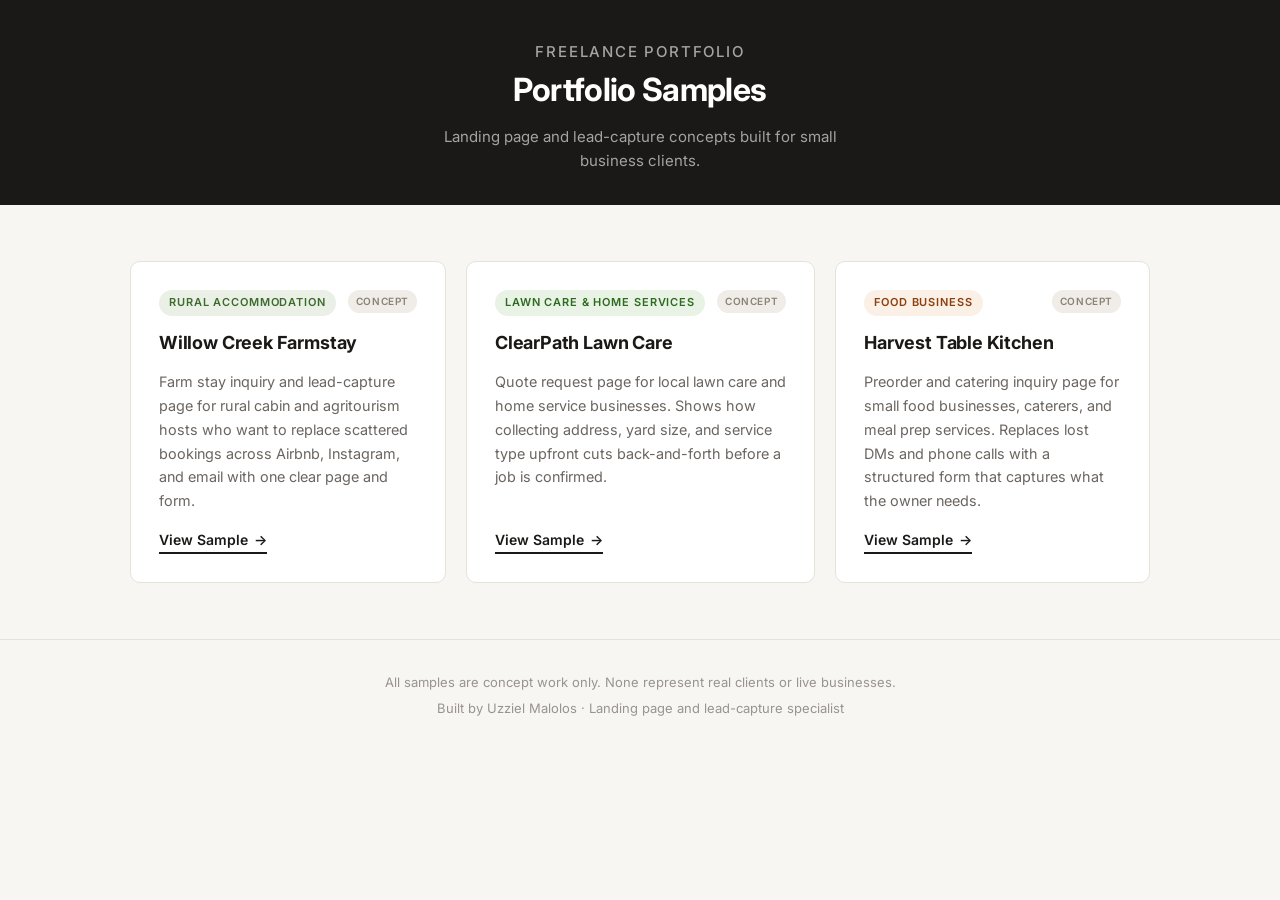
<file: index.html>
<!DOCTYPE html>
<html lang="en">
<head>
  <meta charset="UTF-8">
  <meta name="viewport" content="width=device-width, initial-scale=1.0">
  <meta name="description" content="Portfolio samples — landing page and lead-capture concepts for small business clients.">
  <title>Portfolio Samples — Landing Page &amp; Lead Capture</title>

  <link rel="preconnect" href="https://fonts.googleapis.com">
  <link rel="preconnect" href="https://fonts.gstatic.com" crossorigin>
  <link href="https://fonts.googleapis.com/css2?family=Inter:wght@400;500;600;700&display=swap" rel="stylesheet">

  <link rel="stylesheet" href="style.css">
</head>
<body>

  <header class="site-header">
    <p class="header-label">Freelance Portfolio</p>
    <h1>Portfolio Samples</h1>
    <p>Landing page and lead-capture concepts built for small business clients.</p>
  </header>

  <main>
    <div class="samples-grid">

      <!-- Willow Creek Farmstay -->
      <div class="sample-card">
        <div class="card-top">
          <span class="niche-badge niche-badge--green">Rural Accommodation</span>
          <span class="concept-pill">Concept</span>
        </div>
        <h2>Willow Creek Farmstay</h2>
        <p>Farm stay inquiry and lead-capture page for rural cabin and agritourism hosts who want to replace scattered bookings across Airbnb, Instagram, and email with one clear page and form.</p>
        <a href="willow-creek/" class="view-link">
          View Sample <span class="arrow">&#8594;</span>
        </a>
      </div>

      <!-- ClearPath Lawn Care -->
      <div class="sample-card">
        <div class="card-top">
          <span class="niche-badge niche-badge--lime">Lawn Care &amp; Home Services</span>
          <span class="concept-pill">Concept</span>
        </div>
        <h2>ClearPath Lawn Care</h2>
        <p>Quote request page for local lawn care and home service businesses. Shows how collecting address, yard size, and service type upfront cuts back-and-forth before a job is confirmed.</p>
        <a href="clearpath/" class="view-link">
          View Sample <span class="arrow">&#8594;</span>
        </a>
      </div>

      <!-- Harvest Table Kitchen -->
      <div class="sample-card">
        <div class="card-top">
          <span class="niche-badge niche-badge--amber">Food Business</span>
          <span class="concept-pill">Concept</span>
        </div>
        <h2>Harvest Table Kitchen</h2>
        <p>Preorder and catering inquiry page for small food businesses, caterers, and meal prep services. Replaces lost DMs and phone calls with a structured form that captures what the owner needs.</p>
        <a href="harvest-table/" class="view-link">
          View Sample <span class="arrow">&#8594;</span>
        </a>
      </div>

    </div>
  </main>

  <footer class="site-footer">
    <p>All samples are concept work only. None represent real clients or live businesses.</p>
    <p>Built by Uzziel Malolos &middot; Landing page and lead-capture specialist</p>
  </footer>

</body>
</html>
</file>
<file: style.css>
/* ============================================================
   PORTFOLIO SAMPLES — style.css
   Index / listing page styles.
   ============================================================ */

:root {
  --color-bg:       #F7F6F3;
  --color-text:     #1A1917;
  --color-border:   #E5E2DC;
  --color-muted:    #9A9390;
  --color-muted-mid: #6B6560;
  --color-header:   #1A1917;
}

*,
*::before,
*::after {
  box-sizing: border-box;
  margin: 0;
  padding: 0;
}

body {
  font-family: 'Inter', system-ui, sans-serif;
  font-size: 1rem;
  line-height: 1.6;
  background: var(--color-bg);
  color: var(--color-text);
}

a {
  color: inherit;
  text-decoration: none;
}

/* ---- HEADER ---- */
.site-header {
  background: var(--color-header);
  padding: 2.5rem 1.25rem 2rem;
  text-align: center;
}

.header-label {
  font-size: 0.75rem;
  font-weight: 500;
  text-transform: uppercase;
  letter-spacing: 0.12em;
  color: rgba(255, 255, 255, 0.5);
  margin-bottom: 0.625rem;
}

.site-header h1 {
  font-size: clamp(1.5rem, 4vw, 2rem);
  font-weight: 700;
  color: #fff;
  margin-bottom: 0.625rem;
  letter-spacing: -0.02em;
}

.site-header p {
  font-size: 0.9375rem;
  color: rgba(255, 255, 255, 0.6);
  max-width: 440px;
  margin: 0 auto;
}

/* ---- MAIN ---- */
main {
  max-width: 1060px;
  margin: 0 auto;
  padding: clamp(2rem, 6vw, 3.5rem) 1.25rem;
}

/* ---- GRID ---- */
.samples-grid {
  display: grid;
  grid-template-columns: 1fr;
  gap: 1.25rem;
}

@media (min-width: 640px) {
  .samples-grid { grid-template-columns: repeat(2, 1fr); }
}

@media (min-width: 960px) {
  .samples-grid { grid-template-columns: repeat(3, 1fr); }
}

/* ---- CARD ---- */
.sample-card {
  background: #fff;
  border: 1px solid var(--color-border);
  border-radius: 10px;
  padding: 1.75rem;
  display: flex;
  flex-direction: column;
  gap: 1rem;
}

.card-top {
  display: flex;
  align-items: flex-start;
  justify-content: space-between;
  gap: 0.75rem;
}

.niche-badge {
  display: inline-block;
  font-size: 0.6875rem;
  font-weight: 600;
  text-transform: uppercase;
  letter-spacing: 0.08em;
  padding: 0.25rem 0.625rem;
  border-radius: 99px;
  white-space: nowrap;
}

.niche-badge--green { background: #EAF0E6; color: #3D6B2C; }
.niche-badge--lime  { background: #E8F2E5; color: #2D6B1F; }
.niche-badge--amber { background: #FAF0E6; color: #8C3E0D; }

.concept-pill {
  display: inline-block;
  font-size: 0.625rem;
  font-weight: 600;
  text-transform: uppercase;
  letter-spacing: 0.06em;
  padding: 0.2rem 0.5rem;
  background: #F0EDE8;
  color: #8A8278;
  border-radius: 99px;
  white-space: nowrap;
  flex-shrink: 0;
}

.sample-card h2 {
  font-size: 1.125rem;
  font-weight: 700;
  letter-spacing: -0.01em;
  color: var(--color-text);
  line-height: 1.25;
}

.sample-card p {
  font-size: 0.9rem;
  color: var(--color-muted-mid);
  line-height: 1.65;
  flex: 1;
}

.view-link {
  display: inline-flex;
  align-items: center;
  gap: 0.375rem;
  font-size: 0.875rem;
  font-weight: 600;
  color: var(--color-text);
  border-bottom: 2px solid currentColor;
  padding-bottom: 1px;
  transition: opacity 0.15s ease;
  width: fit-content;
}

.view-link:hover { opacity: 0.65; }

.view-link .arrow { font-style: normal; }

/* ---- FOOTER ---- */
.site-footer {
  text-align: center;
  padding: 2rem 1.25rem 3rem;
  border-top: 1px solid var(--color-border);
}

.site-footer p {
  font-size: 0.8125rem;
  color: var(--color-muted);
  line-height: 1.65;
}

.site-footer p + p { margin-top: 0.25rem; }
</file>
